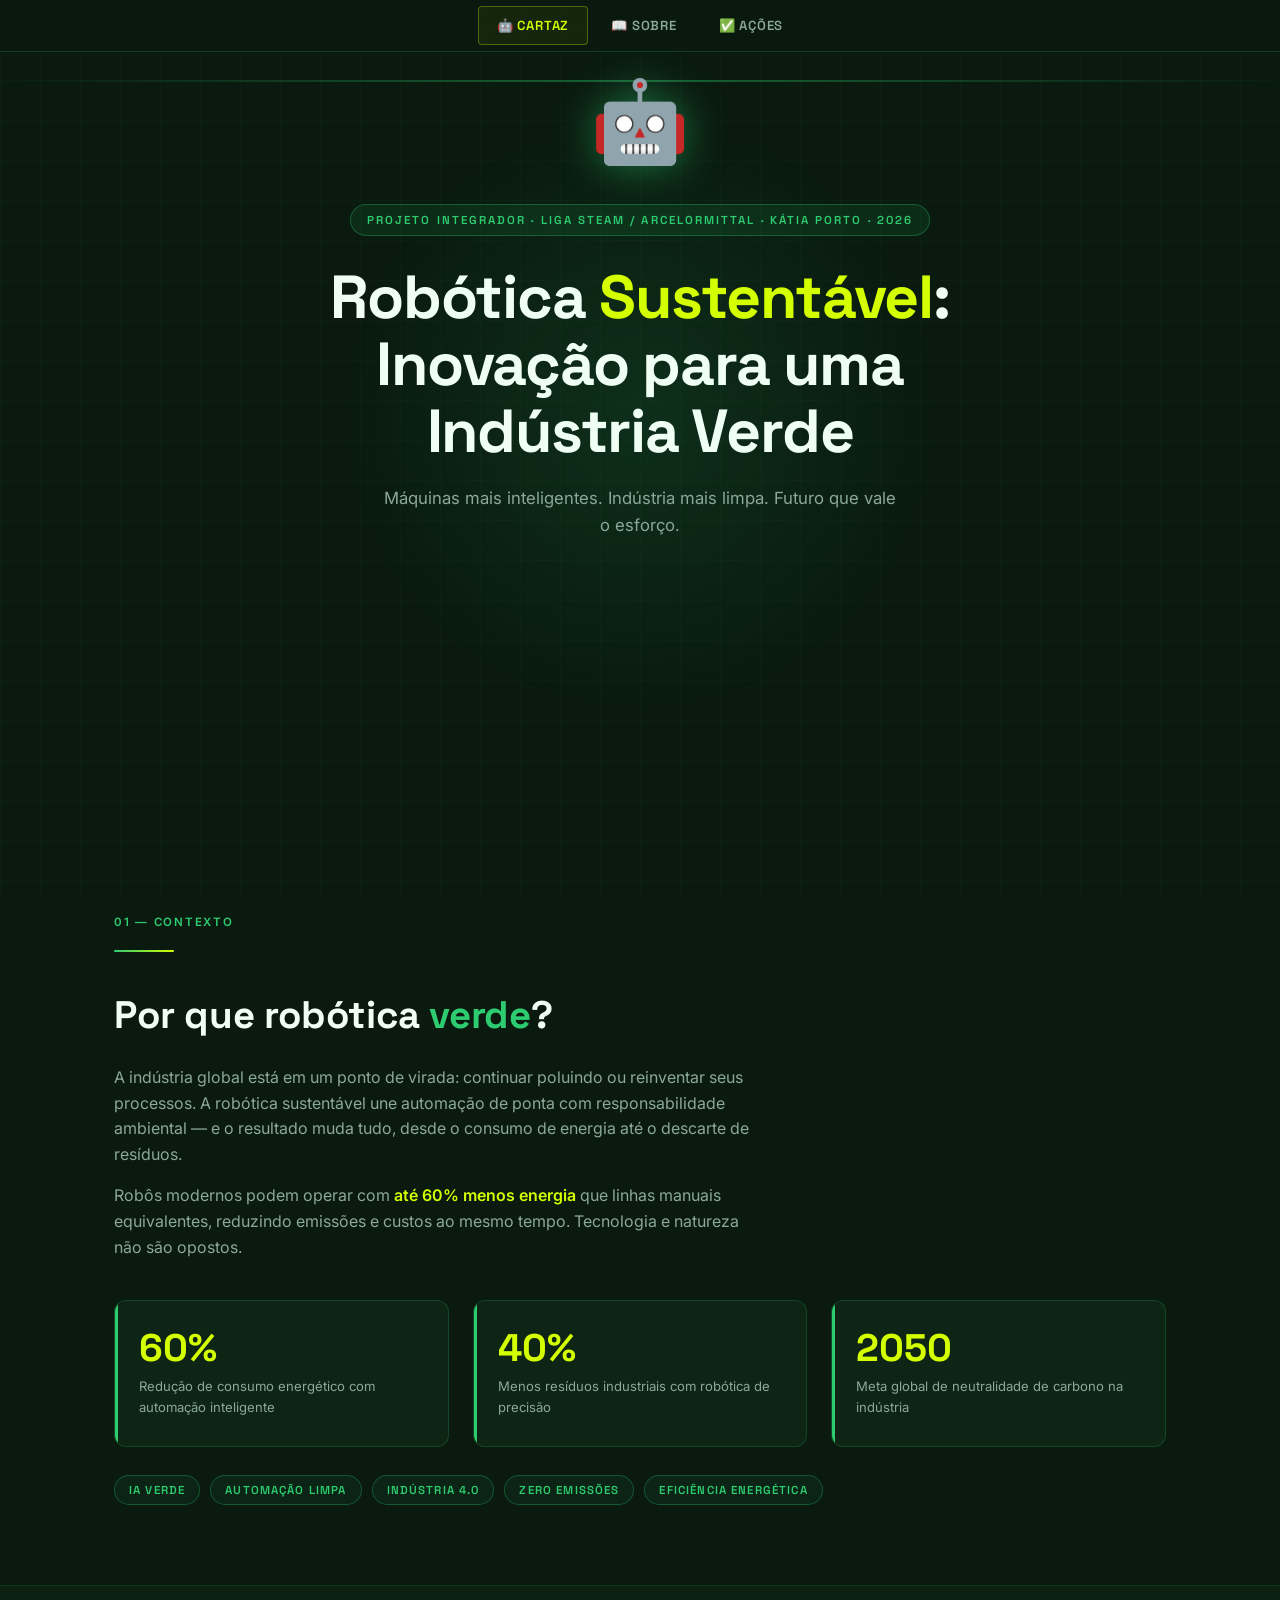
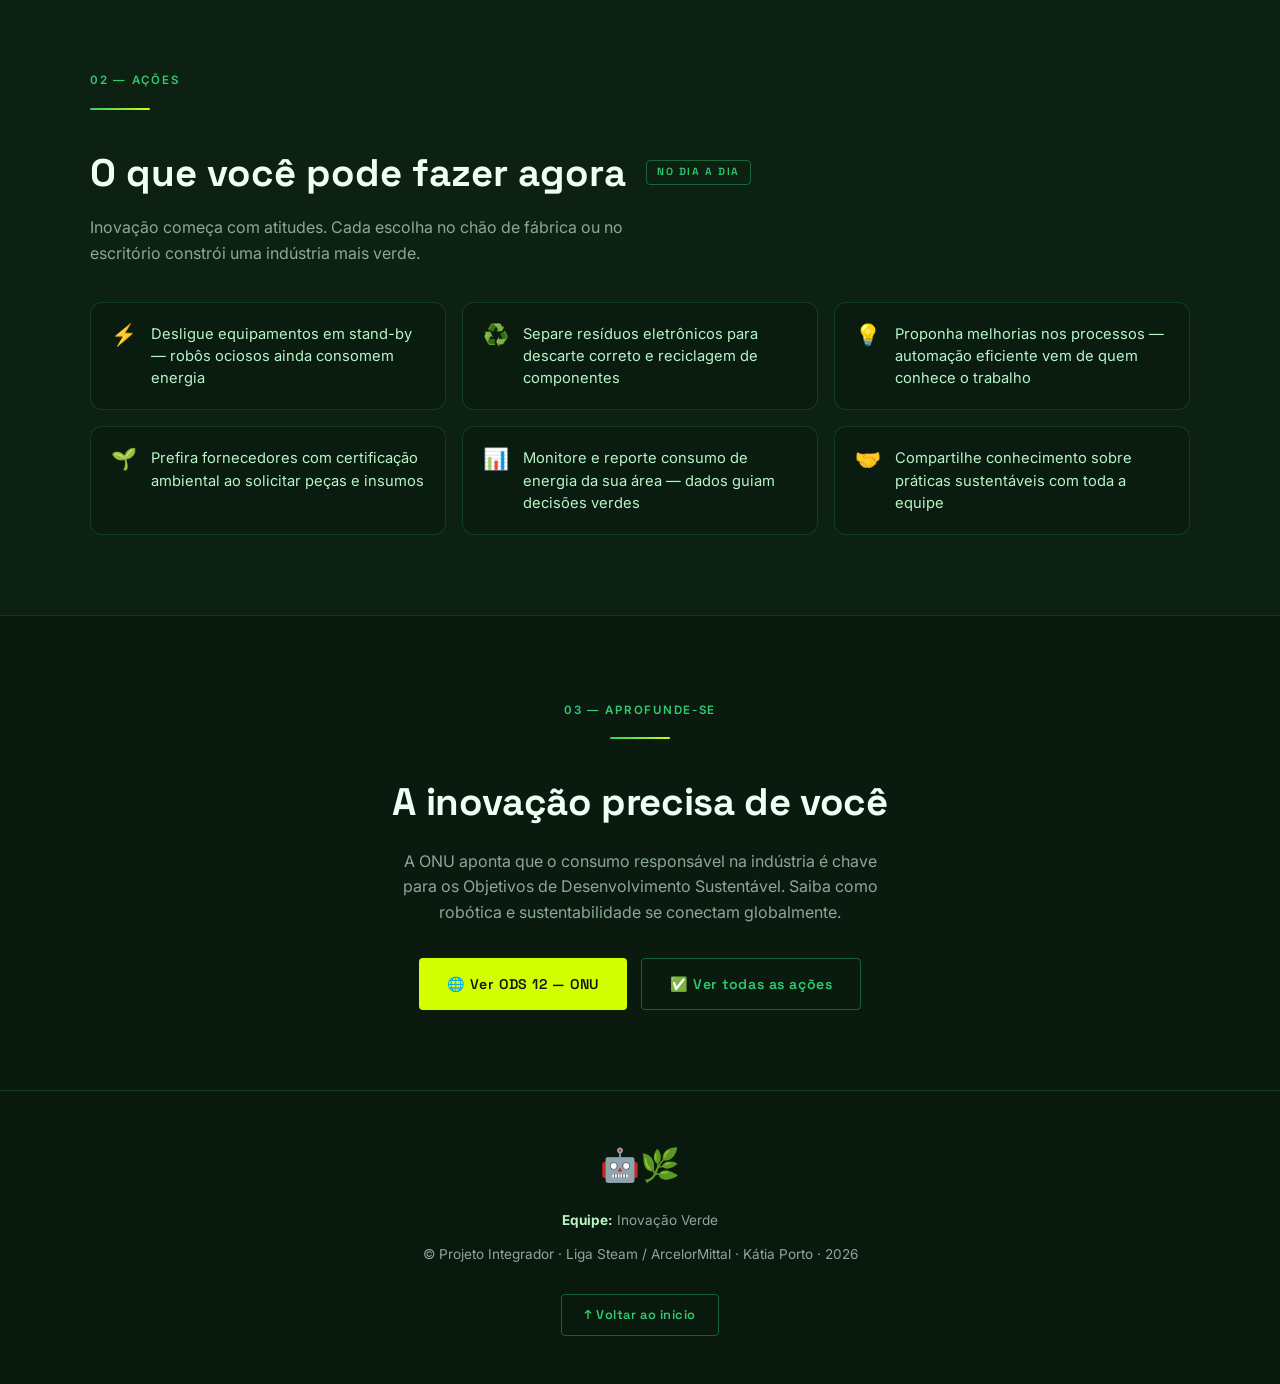
<file: index.html>
<!DOCTYPE html>
<html lang="pt-br">
<head>
    <meta charset="UTF-8">
    <meta name="viewport" content="width=device-width, initial-scale=1.0">
    <title>Robótica Sustentável: Inovação para uma Indústria Verde</title>
    <link rel="icon" href="data:image/svg+xml,<svg xmlns='http://www.w3.org/2000/svg' viewBox='0 0 100 100'><text y='0.9em' font-size='90'>🤖</text></svg>">
    <link rel="preconnect" href="https://fonts.googleapis.com">
    <link rel="preconnect" href="https://fonts.gstatic.com" crossorigin>
    <link href="https://fonts.googleapis.com/css2?family=Space+Grotesk:wght@300;400;500;600;700&family=Inter:wght@300;400;500;600&display=swap" rel="stylesheet">
    <link rel="stylesheet" href="css/style.css">
</head>
<body>
    
    <nav class="menu-navegacao">
        <a href="index.html" class="ativo">🤖 Cartaz</a>
        <a href="sobre.html">📖 Sobre</a>
        <a href="acoes.html">✅ Ações</a>
    </nav>
    <header>
        <div class="scan-line"></div>
        <div class="hero-icon" role="img" aria-label="Robô sustentável">🤖</div>
        <span class="hero-eyebrow">Projeto Integrador · Liga Steam / ArcelorMittal · Kátia Porto · 2026</span>
        <h1>Robótica <span class="highlight">Sustentável</span>:<br>Inovação para uma<br>Indústria Verde</h1>
        <p class="hero-sub">Máquinas mais inteligentes. Indústria mais limpa. Futuro que vale o esforço.</p>
    </header>


    <main>

        <!-- SEÇÃO 01: CONTEXTO -->
        <section>
            <span class="eyebrow">01 — Contexto</span>
            <div class="divisor"></div>
            <h2>Por que robótica <em style="color:var(--green-elec);font-style:normal;">verde</em>?</h2>
            <p>
                A indústria global está em um ponto de virada: continuar poluindo ou reinventar seus processos.
                A robótica sustentável une automação de ponta com responsabilidade ambiental — e o resultado
                muda tudo, desde o consumo de energia até o descarte de resíduos.
            </p>
            <p>
                Robôs modernos podem operar com <strong>até 60% menos energia</strong> que linhas manuais equivalentes,
                reduzindo emissões e custos ao mesmo tempo. Tecnologia e natureza não são opostos.
            </p>

            <div class="stats-row">
                <div class="stat-card">
                    <div class="number">60%</div>
                    <div class="label">Redução de consumo energético com automação inteligente</div>
                </div>
                <div class="stat-card">
                    <div class="number">40%</div>
                    <div class="label">Menos resíduos industriais com robótica de precisão</div>
                </div>
                <div class="stat-card">
                    <div class="number">2050</div>
                    <div class="label">Meta global de neutralidade de carbono na indústria</div>
                </div>
            </div>

            <div class="badge-row">
                <span class="badge">IA Verde</span>
                <span class="badge">Automação Limpa</span>
                <span class="badge">Indústria 4.0</span>
                <span class="badge">Zero Emissões</span>
                <span class="badge">Eficiência Energética</span>
            </div>
        </section>

        <!-- SEÇÃO 02: AÇÕES -->
        <div class="secao-escura">
            <div class="container-central">
                <span class="eyebrow">02 — Ações</span>
                <div class="divisor"></div>
                <h2>O que você pode fazer agora <span class="tag">No dia a dia</span></h2>
                <p>Inovação começa com atitudes. Cada escolha no chão de fábrica ou no escritório constrói uma indústria mais verde.</p>

                <div class="checklist-grid">
                    <div class="check-item">
                        <span class="icon">⚡</span>
                        <span class="text">Desligue equipamentos em stand-by — robôs ociosos ainda consomem energia</span>
                    </div>
                    <div class="check-item">
                        <span class="icon">♻️</span>
                        <span class="text">Separe resíduos eletrônicos para descarte correto e reciclagem de componentes</span>
                    </div>
                    <div class="check-item">
                        <span class="icon">💡</span>
                        <span class="text">Proponha melhorias nos processos — automação eficiente vem de quem conhece o trabalho</span>
                    </div>
                    <div class="check-item">
                        <span class="icon">🌱</span>
                        <span class="text">Prefira fornecedores com certificação ambiental ao solicitar peças e insumos</span>
                    </div>
                    <div class="check-item">
                        <span class="icon">📊</span>
                        <span class="text">Monitore e reporte consumo de energia da sua área — dados guiam decisões verdes</span>
                    </div>
                    <div class="check-item">
                        <span class="icon">🤝</span>
                        <span class="text">Compartilhe conhecimento sobre práticas sustentáveis com toda a equipe</span>
                    </div>
                </div>
            </div>
        </div>

        <!-- SEÇÃO 03: SAIBA MAIS -->
        <section class="cta-section">
            <span class="eyebrow">03 — Aprofunde-se</span>
            <div class="divisor centro"></div>
            <h2>A inovação precisa de você</h2>
            <p>
                A ONU aponta que o consumo responsável na indústria é chave para os Objetivos de Desenvolvimento Sustentável.
                Saiba como robótica e sustentabilidade se conectam globalmente.
            </p>
            <div class="botoes-cta">
                <a href="https://brasil.un.org/pt-br/sdgs/12" target="_blank" class="botao">🌐 Ver ODS 12 — ONU</a>
                <a href="acoes.html" class="botao secundario">✅ Ver todas as ações</a>
            </div>
        </section>

    </main>

    <!-- FOOTER -->
    <footer>
        <div class="footer-logo">🤖🌿</div>
        <p><strong>Equipe:</strong> Inovação Verde</p>
        <p>© Projeto Integrador · Liga Steam / ArcelorMittal · Kátia Porto · 2026</p>
        <a href="#" class="botao secundario">↑ Voltar ao início</a>
    </footer>

    <script src="js/main.js"></script>
</body>
</html>
</file>
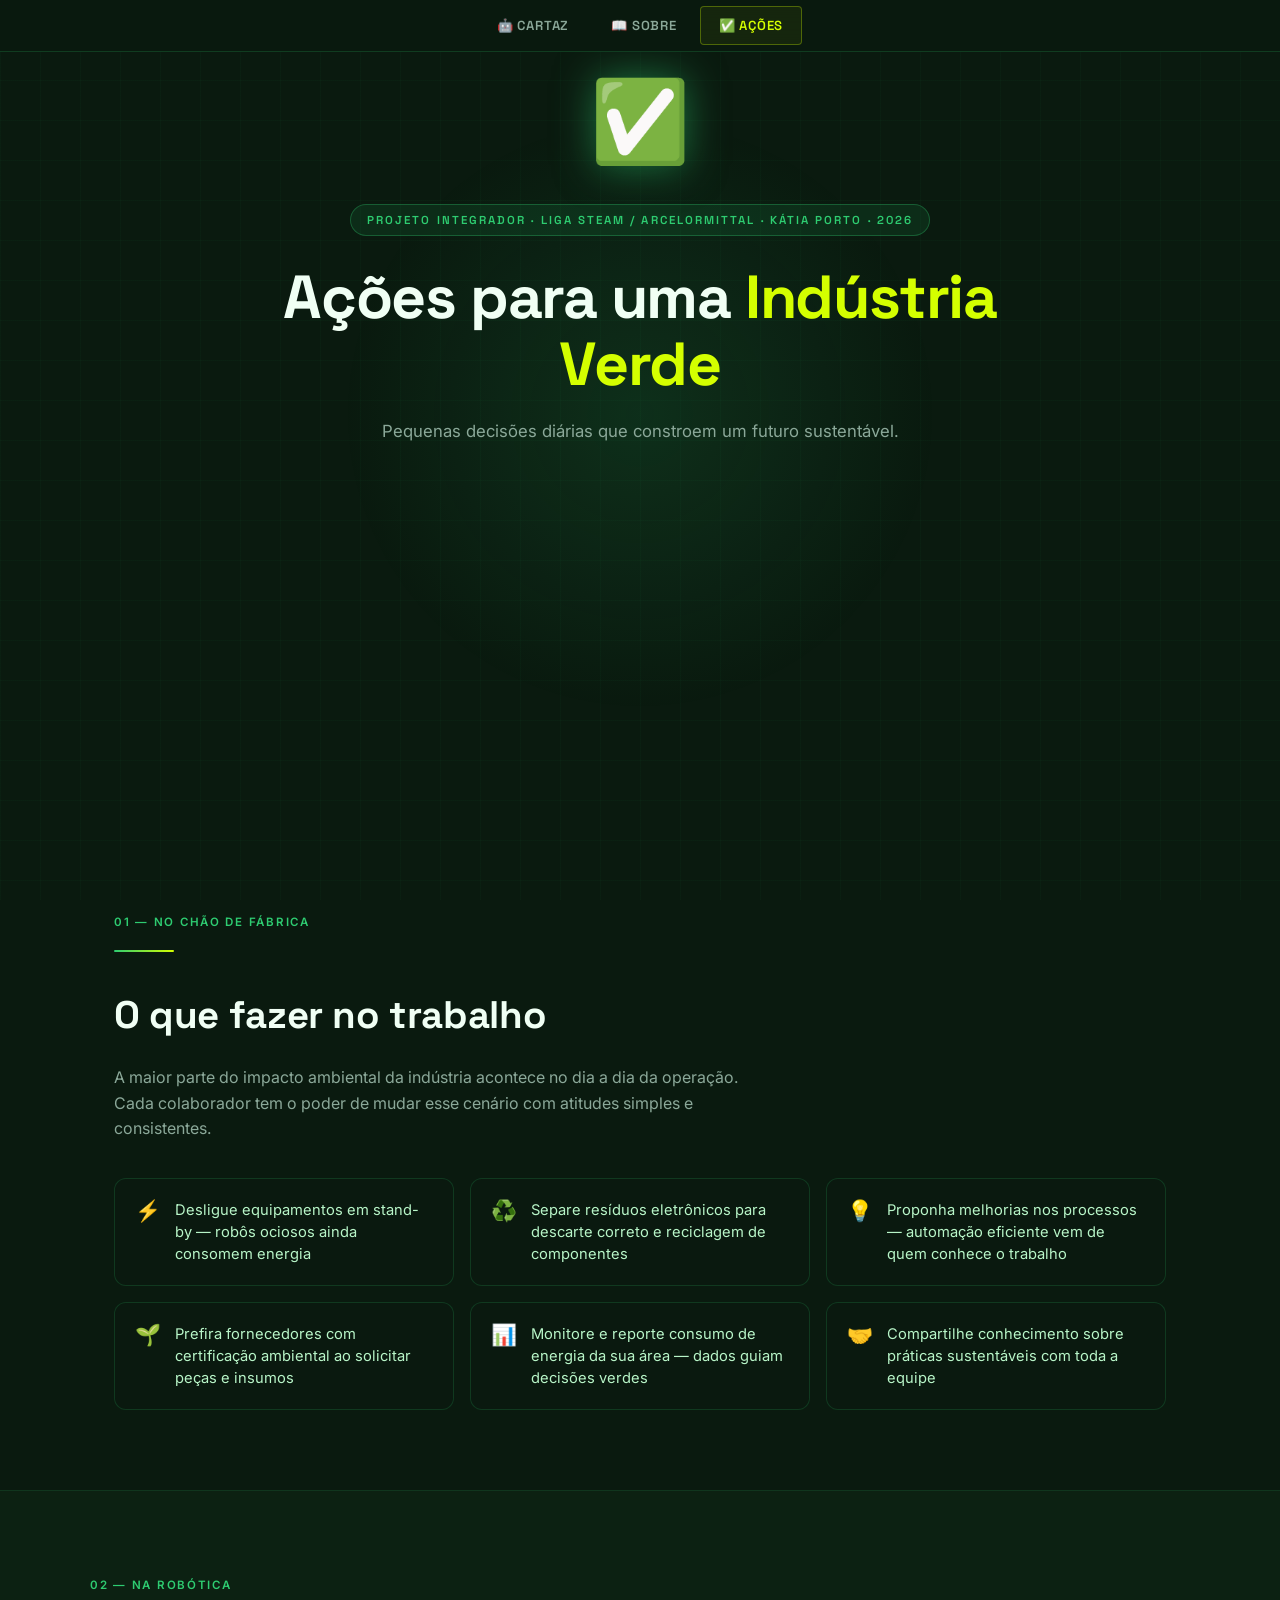
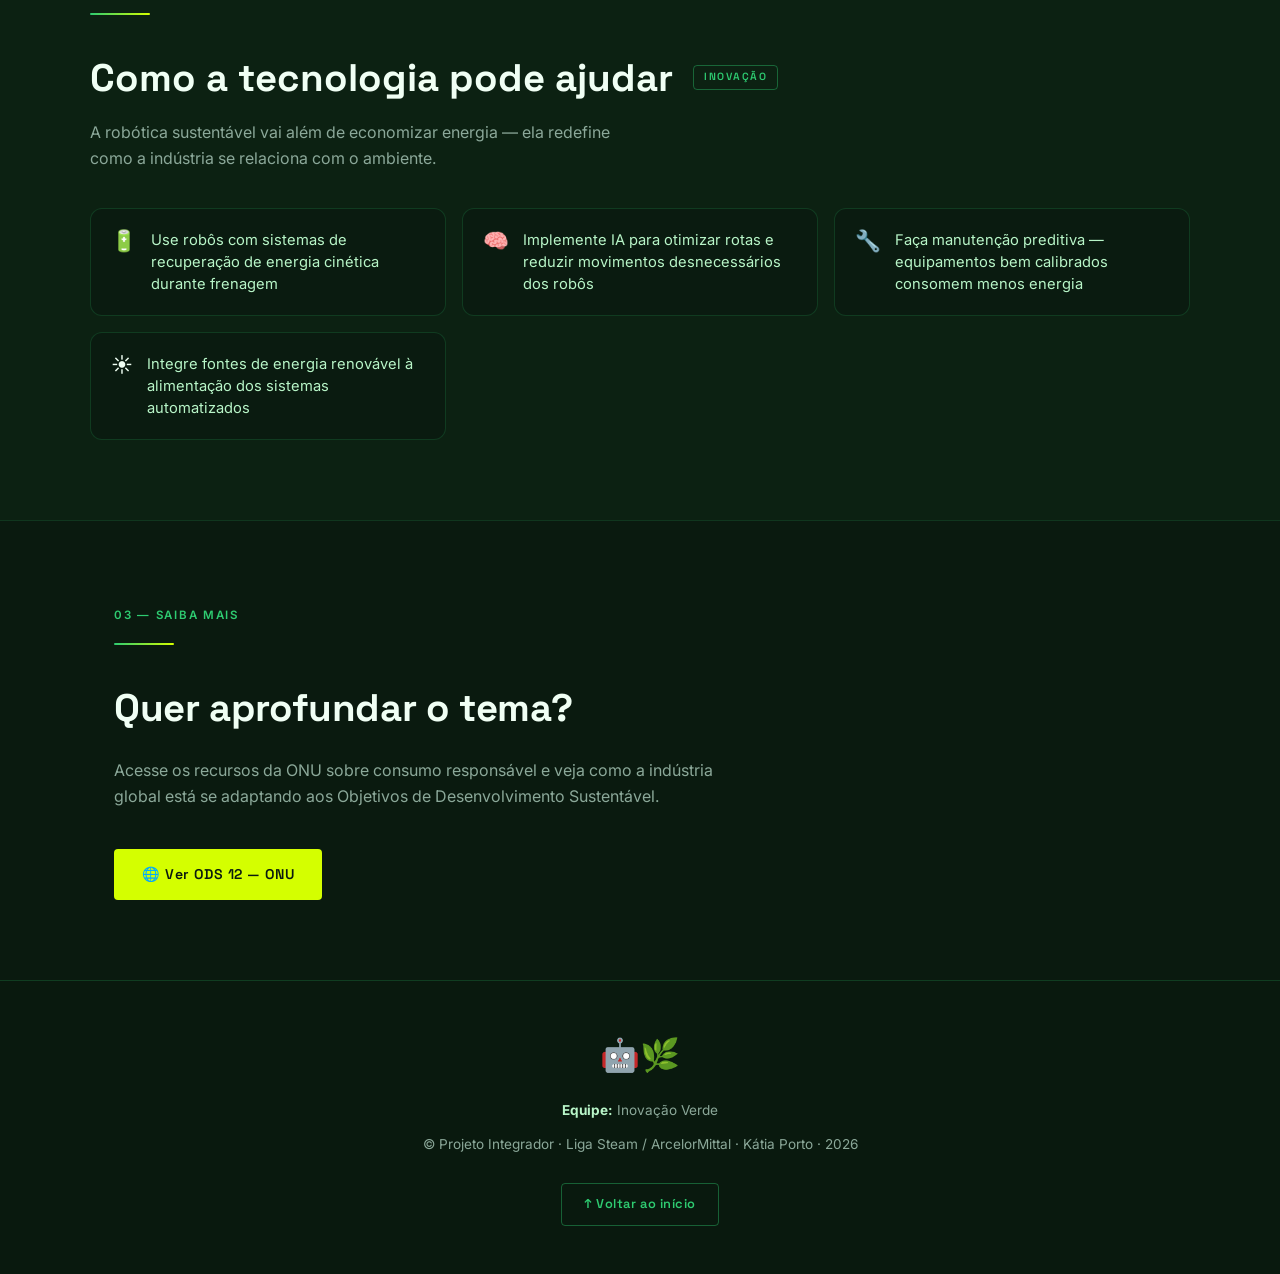
<file: acoes.html>
<!DOCTYPE html>
<html lang="pt-br">
<head>
    <meta charset="UTF-8">
    <meta name="viewport" content="width=device-width, initial-scale=1.0">
    <title>Ações — Robótica Sustentável</title>
    <link rel="icon" href="data:image/svg+xml,<svg xmlns='http://www.w3.org/2000/svg' viewBox='0 0 100 100'><text y='0.9em' font-size='90'>🤖</text></svg>">
    <link rel="preconnect" href="https://fonts.googleapis.com">
    <link rel="preconnect" href="https://fonts.gstatic.com" crossorigin>
    <link href="https://fonts.googleapis.com/css2?family=Space+Grotesk:wght@300;400;500;600;700&family=Inter:wght@300;400;500;600&display=swap" rel="stylesheet">
    <link rel="stylesheet" href="css/style.css">
</head>
<body>
        <nav class="menu-navegacao">
            <a href="index.html">🤖 Cartaz</a>
            <a href="sobre.html">📖 Sobre</a>
            <a href="acoes.html" class="ativo">✅ Ações</a>
        </nav>
        <header>
        <div class="hero-icon" role="img" aria-label="Lista de ações">✅</div>
        <span class="hero-eyebrow">Projeto Integrador · Liga Steam / ArcelorMittal · Kátia Porto · 2026</span>
        <h1>Ações para uma <span class="highlight">Indústria Verde</span></h1>
        <p class="hero-sub">Pequenas decisões diárias que constroem um futuro sustentável.</p>
    </header>

    <main>
        <section>
            <span class="eyebrow">01 — No chão de fábrica</span>
            <div class="divisor"></div>
            <h2>O que fazer no trabalho</h2>
            <p>
                A maior parte do impacto ambiental da indústria acontece no dia a dia da operação.
                Cada colaborador tem o poder de mudar esse cenário com atitudes simples e consistentes.
            </p>

            <div class="checklist-grid" style="margin-top:36px;">
                <div class="check-item">
                    <span class="icon">⚡</span>
                    <span class="text">Desligue equipamentos em stand-by — robôs ociosos ainda consomem energia</span>
                </div>
                <div class="check-item">
                    <span class="icon">♻️</span>
                    <span class="text">Separe resíduos eletrônicos para descarte correto e reciclagem de componentes</span>
                </div>
                <div class="check-item">
                    <span class="icon">💡</span>
                    <span class="text">Proponha melhorias nos processos — automação eficiente vem de quem conhece o trabalho</span>
                </div>
                <div class="check-item">
                    <span class="icon">🌱</span>
                    <span class="text">Prefira fornecedores com certificação ambiental ao solicitar peças e insumos</span>
                </div>
                <div class="check-item">
                    <span class="icon">📊</span>
                    <span class="text">Monitore e reporte consumo de energia da sua área — dados guiam decisões verdes</span>
                </div>
                <div class="check-item">
                    <span class="icon">🤝</span>
                    <span class="text">Compartilhe conhecimento sobre práticas sustentáveis com toda a equipe</span>
                </div>
            </div>
        </section>

        <div class="secao-escura">
            <div class="container-central">
                <span class="eyebrow">02 — Na robótica</span>
                <div class="divisor"></div>
                <h2>Como a tecnologia pode ajudar <span class="tag">Inovação</span></h2>
                <p>A robótica sustentável vai além de economizar energia — ela redefine como a indústria se relaciona com o ambiente.</p>

                <div class="checklist-grid" style="margin-top:36px;">
                    <div class="check-item">
                        <span class="icon">🔋</span>
                        <span class="text">Use robôs com sistemas de recuperação de energia cinética durante frenagem</span>
                    </div>
                    <div class="check-item">
                        <span class="icon">🧠</span>
                        <span class="text">Implemente IA para otimizar rotas e reduzir movimentos desnecessários dos robôs</span>
                    </div>
                    <div class="check-item">
                        <span class="icon">🔧</span>
                        <span class="text">Faça manutenção preditiva — equipamentos bem calibrados consomem menos energia</span>
                    </div>
                    <div class="check-item">
                        <span class="icon">☀️</span>
                        <span class="text">Integre fontes de energia renovável à alimentação dos sistemas automatizados</span>
                    </div>
                </div>
            </div>
        </div>

        <section>
            <span class="eyebrow">03 — Saiba mais</span>
            <div class="divisor"></div>
            <h2>Quer aprofundar o tema?</h2>
            <p>
                Acesse os recursos da ONU sobre consumo responsável e veja como a indústria global
                está se adaptando aos Objetivos de Desenvolvimento Sustentável.
            </p>
            <a href="https://brasil.un.org/pt-br/sdgs/12" target="_blank" class="botao">🌐 Ver ODS 12 — ONU</a>
        </section>
    </main>

    <footer>
        <div class="footer-logo">🤖🌿</div>
        <p><strong>Equipe:</strong> Inovação Verde</p>
        <p>© Projeto Integrador · Liga Steam / ArcelorMittal · Kátia Porto · 2026</p>
        <a href="#" class="botao secundario">↑ Voltar ao início</a>
    </footer>

    <script src="js/main.js"></script>
</body>
</html>
</file>
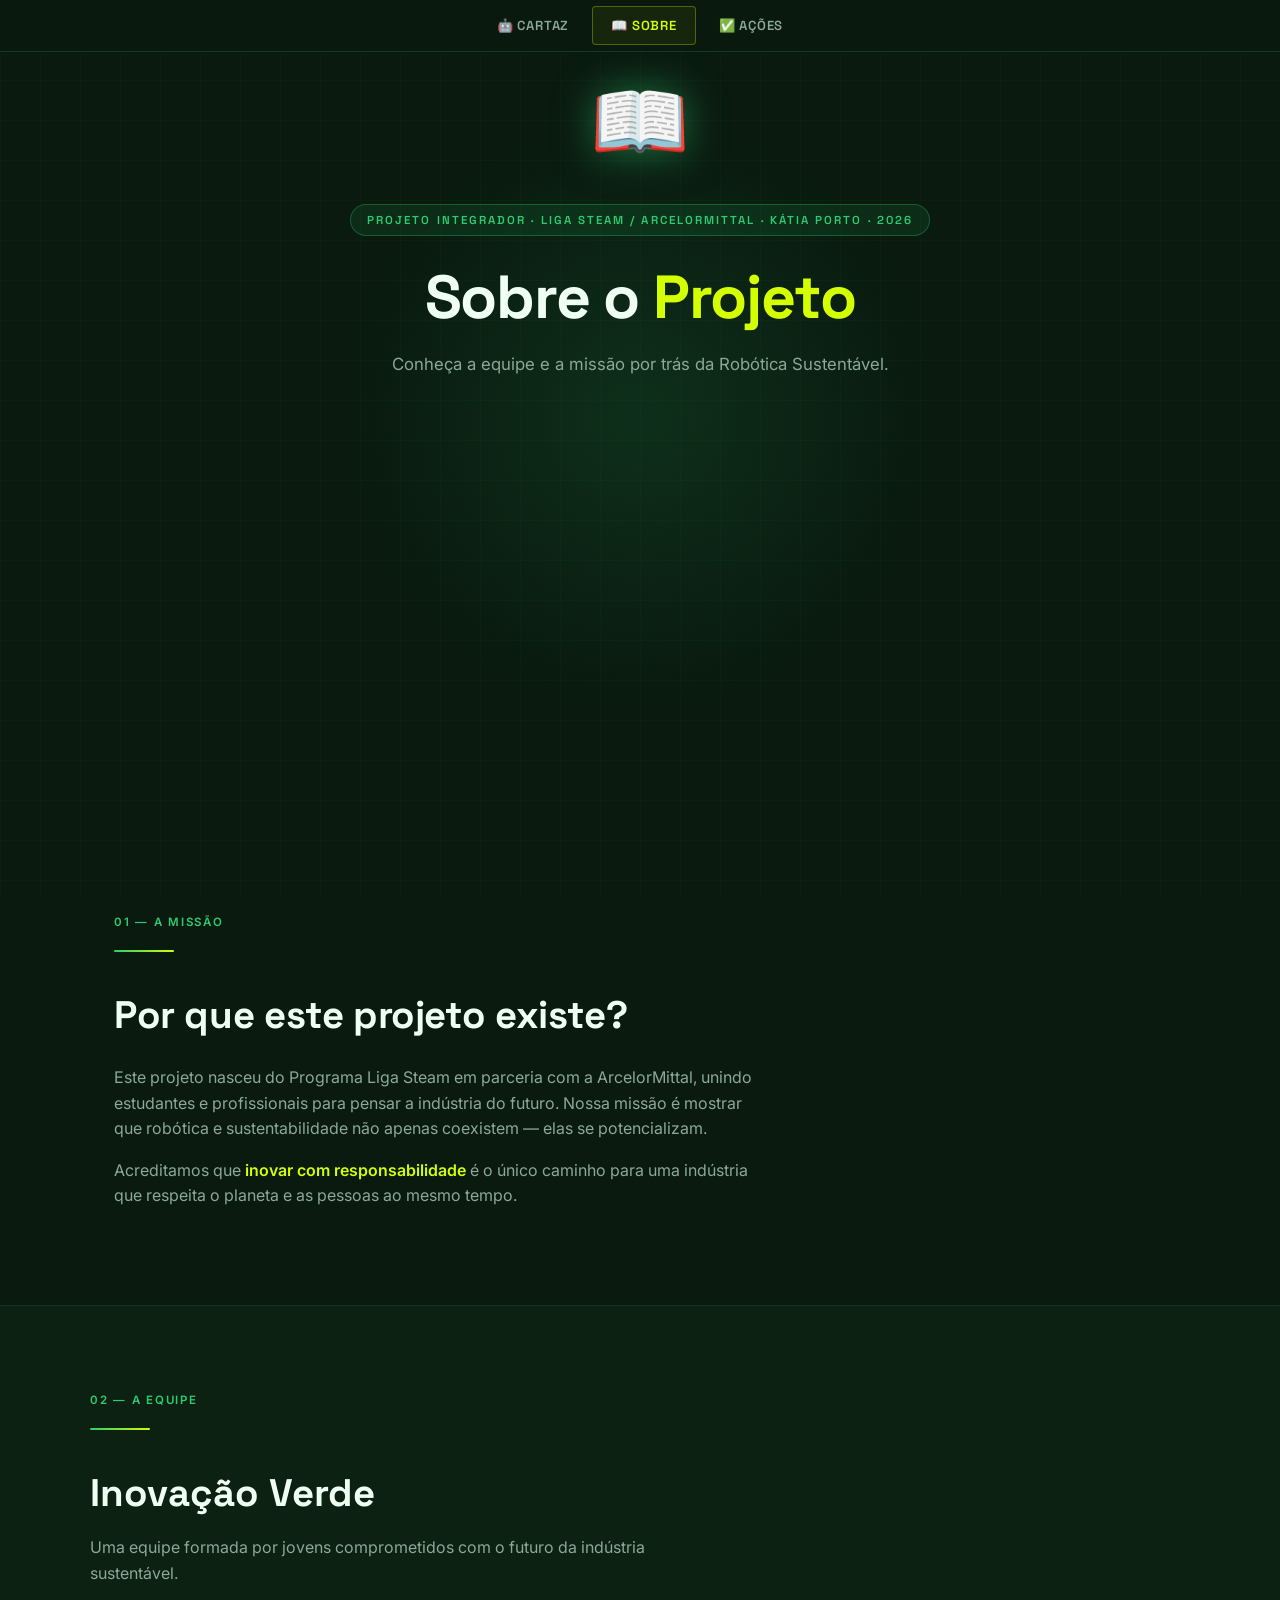
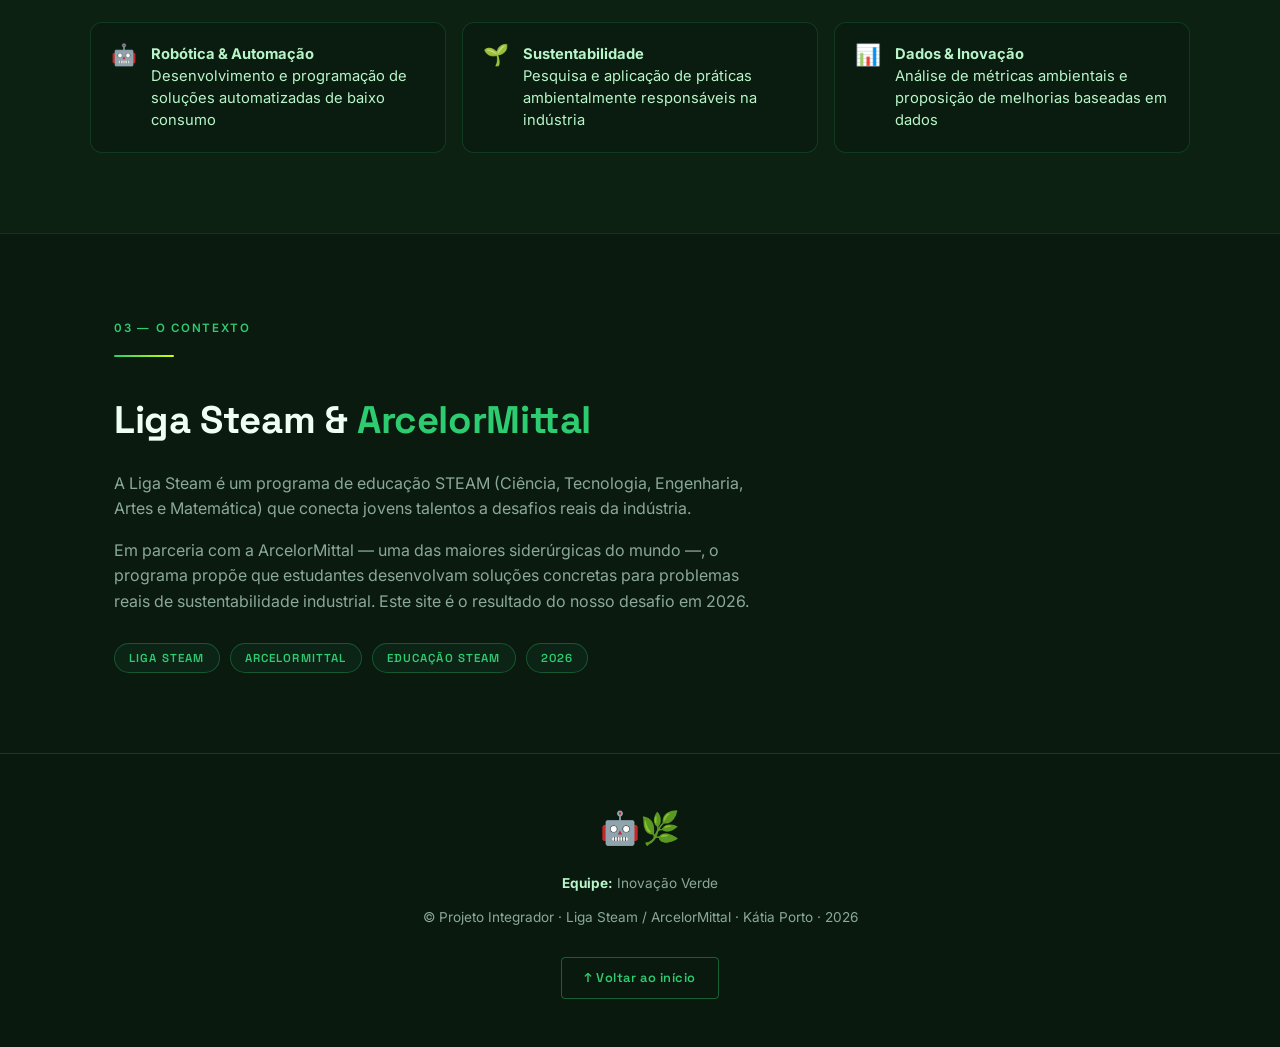
<file: sobre.html>
<!DOCTYPE html>
<html lang="pt-br">
<head>
    <meta charset="UTF-8">
    <meta name="viewport" content="width=device-width, initial-scale=1.0">
    <title>Sobre — Robótica Sustentável</title>
    <link rel="icon" href="data:image/svg+xml,<svg xmlns='http://www.w3.org/2000/svg' viewBox='0 0 100 100'><text y='0.9em' font-size='90'>🤖</text></svg>">
    <link rel="preconnect" href="https://fonts.googleapis.com">
    <link rel="preconnect" href="https://fonts.gstatic.com" crossorigin>
    <link href="https://fonts.googleapis.com/css2?family=Space+Grotesk:wght@300;400;500;600;700&family=Inter:wght@300;400;500;600&display=swap" rel="stylesheet">
    <link rel="stylesheet" href="css/style.css">
</head>
<body>
        <nav class="menu-navegacao">
            <a href="index.html">🤖 Cartaz</a>
            <a href="sobre.html" class="ativo">📖 Sobre</a>
            <a href="acoes.html">✅ Ações</a>
        </nav>
        <header>
        <div class="hero-icon" role="img" aria-label="Livro">📖</div>
        <span class="hero-eyebrow">Projeto Integrador · Liga Steam / ArcelorMittal · Kátia Porto · 2026</span>
        <h1>Sobre o <span class="highlight">Projeto</span></h1>
        <p class="hero-sub">Conheça a equipe e a missão por trás da Robótica Sustentável.</p>
    </header>

    <main>
        <section>
            <span class="eyebrow">01 — A missão</span>
            <div class="divisor"></div>
            <h2>Por que este projeto existe?</h2>
            <p>
                Este projeto nasceu do Programa Liga Steam em parceria com a ArcelorMittal, unindo
                estudantes e profissionais para pensar a indústria do futuro. Nossa missão é mostrar
                que robótica e sustentabilidade não apenas coexistem — elas se potencializam.
            </p>
            <p>
                Acreditamos que <strong>inovar com responsabilidade</strong> é o único caminho para
                uma indústria que respeita o planeta e as pessoas ao mesmo tempo.
            </p>
        </section>

        <div class="secao-escura">
            <div class="container-central">
                <span class="eyebrow">02 — A equipe</span>
                <div class="divisor"></div>
                <h2>Inovação Verde</h2>
                <p>Uma equipe formada por jovens comprometidos com o futuro da indústria sustentável.</p>

                <div class="checklist-grid" style="margin-top:36px;">
                    <div class="check-item">
                        <span class="icon">🤖</span>
                        <span class="text"><strong style="color:var(--green-neon);">Robótica & Automação</strong><br>Desenvolvimento e programação de soluções automatizadas de baixo consumo</span>
                    </div>
                    <div class="check-item">
                        <span class="icon">🌱</span>
                        <span class="text"><strong style="color:var(--green-neon);">Sustentabilidade</strong><br>Pesquisa e aplicação de práticas ambientalmente responsáveis na indústria</span>
                    </div>
                    <div class="check-item">
                        <span class="icon">📊</span>
                        <span class="text"><strong style="color:var(--green-neon);">Dados & Inovação</strong><br>Análise de métricas ambientais e proposição de melhorias baseadas em dados</span>
                    </div>
                </div>
            </div>
        </div>

        <section>
            <span class="eyebrow">03 — O contexto</span>
            <div class="divisor"></div>
            <h2>Liga Steam & <em style="color:var(--green-elec);font-style:normal;">ArcelorMittal</em></h2>
            <p>
                A Liga Steam é um programa de educação STEAM (Ciência, Tecnologia, Engenharia, Artes e Matemática)
                que conecta jovens talentos a desafios reais da indústria.
            </p>
            <p>
                Em parceria com a ArcelorMittal — uma das maiores siderúrgicas do mundo —, o programa propõe
                que estudantes desenvolvam soluções concretas para problemas reais de sustentabilidade industrial.
                Este site é o resultado do nosso desafio em 2026.
            </p>
            <div class="badge-row">
                <span class="badge">Liga Steam</span>
                <span class="badge">ArcelorMittal</span>
                <span class="badge">Educação STEAM</span>
                <span class="badge">2026</span>
            </div>
        </section>
    </main>

    <footer>
        <div class="footer-logo">🤖🌿</div>
        <p><strong>Equipe:</strong> Inovação Verde</p>
        <p>© Projeto Integrador · Liga Steam / ArcelorMittal · Kátia Porto · 2026</p>
        <a href="#" class="botao secundario">↑ Voltar ao início</a>
    </footer>

    <script src="js/main.js"></script>
</body>
</html>
</file>
<file: css/style.css>
/* ── TOKENS ── */
:root {
    --black-forest: #0A1A0F;
    --green-deep:   #1C4A2A;
    --green-mid:    #2A6B40;
    --green-elec:   #2ECC71;
    --green-neon:   #B8F5C8;
    --chartreuse:   #D4FF00;
    --white-moss:   #F0FFF4;
    --white:        #FFFFFF;
    --gray-muted:   #8BA899;

    --font-display: 'Space Grotesk', sans-serif;
    --font-body:    'Inter', sans-serif;

    --radius-sm: 4px;
    --radius-md: 12px;
    --radius-lg: 20px;

    --transition: 0.3s cubic-bezier(0.4, 0, 0.2, 1);
}

/* ── RESET ── */
*, *::before, *::after { box-sizing: border-box; margin: 0; padding: 0; }
html { scroll-behavior: smooth; }
body {
    font-family: var(--font-body);
    background: var(--black-forest);
    color: var(--white-moss);
    line-height: 1.6;
    overflow-x: hidden;
}

/* ── CIRCUIT BACKGROUND ── */
body::before {
    content: '';
    position: fixed;
    inset: 0;
    background-image:
        linear-gradient(rgba(46,204,113,0.03) 1px, transparent 1px),
        linear-gradient(90deg, rgba(46,204,113,0.03) 1px, transparent 1px);
    background-size: 40px 40px;
    pointer-events: none;
    z-index: 0;
}

/* ── NAV ── */
nav.menu-navegacao {
    position: fixed;
    top: 0;
    left: 0;
    width: 100%;
    z-index: 9999;
    display: flex;
    justify-content: center;
    gap: 4px;
    padding: 6px 24px;
    background: rgba(10, 26, 15, 0.92);
    backdrop-filter: blur(12px);
    border-bottom: 1px solid rgba(46,204,113,0.2);
}

nav.menu-navegacao a {
    font-family: var(--font-display);
    font-size: 0.82rem;
    font-weight: 600;
    letter-spacing: 0.06em;
    text-transform: uppercase;
    color: var(--gray-muted);
    text-decoration: none;
    padding: 8px 18px;
    border-radius: var(--radius-sm);
    border: 1px solid transparent;
    transition: var(--transition);
}

nav.menu-navegacao a:hover,
nav.menu-navegacao a.ativo {
    color: var(--chartreuse);
    border-color: rgba(212,255,0,0.3);
    background: rgba(212,255,0,0.06);
}



/* ── HEADER / HERO ── */
header {
    position: relative;
    z-index: 1;
    min-height: 92vh;
    display: flex;
    flex-direction: column;
    align-items: center;
    justify-content: flex-start;
    text-align: center;
    padding: 80px 24px 60px;
    overflow: hidden;
}

/* Glow blob */
header::after {
    content: '';
    position: absolute;
    width: 600px;
    height: 600px;
    border-radius: 50%;
    background: radial-gradient(circle, rgba(46,204,113,0.12) 0%, transparent 70%);
    top: 50%;
    left: 50%;
    transform: translate(-50%, -50%);
    pointer-events: none;
    z-index: 0;
    animation: pulse-glow 4s ease-in-out infinite alternate;
}

@keyframes pulse-glow {
    from { opacity: 0.6; transform: translate(-50%, -50%) scale(0.9); }
    to   { opacity: 1;   transform: translate(-50%, -50%) scale(1.1); }
}

/* Robot icon */
.hero-icon {
    font-size: 5rem;
    height: 100px;
    line-height: 1;
    margin-bottom: 24px;
    filter: drop-shadow(0 0 20px rgba(46,204,113,0.5));
    animation: float 3s ease-in-out infinite;
    position: relative;
    z-index: 2;
}

@keyframes float {
    0%, 100% { transform: translateY(0); }
    50%       { transform: translateY(-10px); }
}

.hero-eyebrow {
    font-family: var(--font-display);
    font-size: 0.72rem;
    font-weight: 600;
    letter-spacing: 0.18em;
    text-transform: uppercase;
    color: var(--green-elec);
    background: rgba(46,204,113,0.1);
    border: 1px solid rgba(46,204,113,0.3);
    padding: 6px 16px;
    border-radius: 100px;
    margin-bottom: 28px;
    position: relative;
    z-index: 2;
}

header h1 {
    font-family: var(--font-display);
    font-size: clamp(2rem, 5vw, 3.8rem);
    font-weight: 700;
    line-height: 1.1;
    letter-spacing: -0.02em;
    max-width: 800px;
    position: relative;
    z-index: 2;
}

header h1 .highlight {
    color: var(--chartreuse);
    position: relative;
}

header p.hero-sub {
    margin-top: 20px;
    font-size: 1.05rem;
    color: var(--gray-muted);
    max-width: 520px;
    position: relative;
    z-index: 2;
}

/* Scan line */
.scan-line {
    position: absolute;
    width: 100%;
    height: 2px;
    background: linear-gradient(90deg, transparent, rgba(46,204,113,0.4), transparent);
    animation: scan 5s linear infinite;
    pointer-events: none;
}

@keyframes scan {
    0%   { top: 0%; opacity: 0; }
    5%   { opacity: 1; }
    95%  { opacity: 1; }
    100% { top: 100%; opacity: 0; }
}



/* ── MAIN ── */
main {
    position: relative;
    z-index: 1;
}

/* ── SECTION BASE ── */
section {
    padding: 80px 24px;
    max-width: 1100px;
    margin: 0 auto;
}

section h2 {
    font-family: var(--font-display);
    font-size: clamp(1.6rem, 3vw, 2.4rem);
    font-weight: 700;
    letter-spacing: -0.01em;
    margin-bottom: 20px;
}

.tag {
    display: inline-block;
    font-size: 0.65rem;
    font-weight: 600;
    letter-spacing: 0.15em;
    text-transform: uppercase;
    color: var(--green-elec);
    border: 1px solid rgba(46,204,113,0.4);
    padding: 3px 10px;
    border-radius: 4px;
    vertical-align: middle;
    margin-left: 10px;
    position: relative;
    top: -4px;
}

section p {
    color: var(--gray-muted);
    font-size: 1rem;
    max-width: 640px;
    margin-bottom: 16px;
}

section p strong {
    color: var(--chartreuse);
    font-weight: 600;
}

/* ── EYEBROW LABEL ── */
.eyebrow {
    font-size: 0.72rem;
    font-weight: 600;
    letter-spacing: 0.15em;
    text-transform: uppercase;
    color: var(--green-elec);
}

/* ── DIVISOR ── */
.divisor {
    width: 60px;
    height: 2px;
    background: linear-gradient(90deg, var(--green-elec), var(--chartreuse));
    border-radius: 2px;
    margin: 16px 0 32px;
}

.divisor.centro {
    margin-left: auto;
    margin-right: auto;
}

/* ── STATS ROW ── */
.stats-row {
    display: flex;
    gap: 24px;
    margin-top: 40px;
    flex-wrap: wrap;
}

.stat-card {
    flex: 1;
    min-width: 180px;
    background: rgba(28, 74, 42, 0.25);
    border: 1px solid rgba(46,204,113,0.2);
    border-radius: var(--radius-md);
    padding: 28px 24px;
    position: relative;
    overflow: hidden;
    transition: var(--transition);
}

.stat-card::before {
    content: '';
    position: absolute;
    top: 0; left: 0;
    width: 3px; height: 100%;
    background: var(--green-elec);
    border-radius: 3px 0 0 3px;
}

.stat-card:hover {
    border-color: rgba(46,204,113,0.5);
    transform: translateY(-3px);
    box-shadow: 0 8px 32px rgba(46,204,113,0.08);
}

.stat-card .number {
    font-family: var(--font-display);
    font-size: 2.4rem;
    font-weight: 700;
    color: var(--chartreuse);
    line-height: 1;
}

.stat-card .label {
    font-size: 0.82rem;
    color: var(--gray-muted);
    margin-top: 8px;
}

/* ── BADGE TECH ── */
.badge-row {
    display: flex;
    flex-wrap: wrap;
    gap: 10px;
    margin-top: 28px;
}

.badge {
    font-family: var(--font-display);
    font-size: 0.72rem;
    font-weight: 600;
    letter-spacing: 0.1em;
    text-transform: uppercase;
    color: var(--green-elec);
    border: 1px solid rgba(46,204,113,0.3);
    background: rgba(46,204,113,0.06);
    padding: 5px 14px;
    border-radius: 100px;
}

/* ── DARK BAND SECTION ── */
.secao-escura {
    background: rgba(28, 74, 42, 0.15);
    border-top: 1px solid rgba(46,204,113,0.12);
    border-bottom: 1px solid rgba(46,204,113,0.12);
    padding: 80px 24px;
}

.secao-escura .container-central {
    max-width: 1100px;
    margin: 0 auto;
}

.secao-escura h2 {
    font-family: var(--font-display);
    font-size: clamp(1.6rem, 3vw, 2.4rem);
    font-weight: 700;
    margin-bottom: 12px;
}

.secao-escura p {
    color: var(--gray-muted);
    max-width: 560px;
    margin-bottom: 0;
}

/* ── CHECKLIST GRID ── */
.checklist-grid {
    display: grid;
    grid-template-columns: repeat(auto-fill, minmax(280px, 1fr));
    gap: 16px;
    margin-top: 36px;
}

.check-item {
    display: flex;
    align-items: flex-start;
    gap: 14px;
    background: rgba(10, 26, 15, 0.6);
    border: 1px solid rgba(46,204,113,0.18);
    border-radius: var(--radius-md);
    padding: 20px;
    transition: var(--transition);
    cursor: default;
}

.check-item:hover {
    border-color: rgba(212,255,0,0.35);
    background: rgba(212,255,0,0.04);
}

.check-item .icon {
    font-size: 1.3rem;
    line-height: 1;
    flex-shrink: 0;
    margin-top: 2px;
}

.check-item .text {
    font-size: 0.92rem;
    color: var(--green-neon);
    line-height: 1.5;
}

/* ── CTA SECTION ── */
.cta-section {
    padding: 80px 24px;
    text-align: center;
    max-width: 700px;
    margin: 0 auto;
}

.cta-section h2 {
    font-family: var(--font-display);
    font-size: clamp(1.6rem, 3vw, 2.4rem);
    font-weight: 700;
    margin-bottom: 16px;
}

.cta-section p {
    max-width: 480px;
    margin: 0 auto 8px;
    color: var(--gray-muted);
}

.botoes-cta {
    display: flex;
    gap: 14px;
    justify-content: center;
    flex-wrap: wrap;
}

/* ── BOTÃO ── */
.botao {
    display: inline-flex;
    align-items: center;
    gap: 8px;
    font-family: var(--font-display);
    font-size: 0.88rem;
    font-weight: 600;
    letter-spacing: 0.04em;
    color: var(--black-forest);
    background: var(--chartreuse);
    text-decoration: none;
    padding: 14px 28px;
    border-radius: var(--radius-sm);
    border: none;
    cursor: pointer;
    transition: var(--transition);
    margin-top: 24px;
}

.botao:hover {
    background: #e8ff1a;
    box-shadow: 0 0 24px rgba(212,255,0,0.35);
    transform: translateY(-2px);
}

.botao.secundario {
    background: transparent;
    color: var(--green-elec);
    border: 1px solid rgba(46,204,113,0.4);
}

.botao.secundario:hover {
    background: rgba(46,204,113,0.1);
    box-shadow: 0 0 24px rgba(46,204,113,0.15);
}

/* ── FOOTER ── */
footer {
    position: relative;
    z-index: 1;
    background: rgba(10, 26, 15, 0.95);
    border-top: 1px solid rgba(46,204,113,0.2);
    padding: 48px 24px;
    display: flex;
    flex-direction: column;
    align-items: center;
    gap: 12px;
    text-align: center;
}

footer .footer-logo {
    font-size: 2rem;
    margin-bottom: 8px;
}

footer p {
    font-size: 0.85rem;
    color: var(--gray-muted);
}

footer strong {
    color: var(--green-neon);
}

footer .botao {
    margin-top: 16px;
    font-size: 0.8rem;
    padding: 10px 22px;
}

/* ── RESPONSIVE ── */
@media (max-width: 600px) {
    header h1 { font-size: 1.9rem; }
    .stats-row { flex-direction: column; }
    .checklist-grid { grid-template-columns: 1fr; }
    nav.menu-navegacao { gap: 2px; padding: 10px 12px; }
    nav.menu-navegacao a { font-size: 0.75rem; padding: 6px 12px; }
}

/* ── REDUCED MOTION ── */
@media (prefers-reduced-motion: reduce) {
    * { animation: none !important; transition: none !important; }
}

/* Estado inicial: invisível */
.fade-in {
  opacity: 0;
  transform: translateY(20px);
  transition: opacity 0.6s ease, transform 0.6s ease;
}

/* Quando entra na tela: visível */
.visivel {
  opacity: 1;
  transform: translateY(0);
}
</file>
